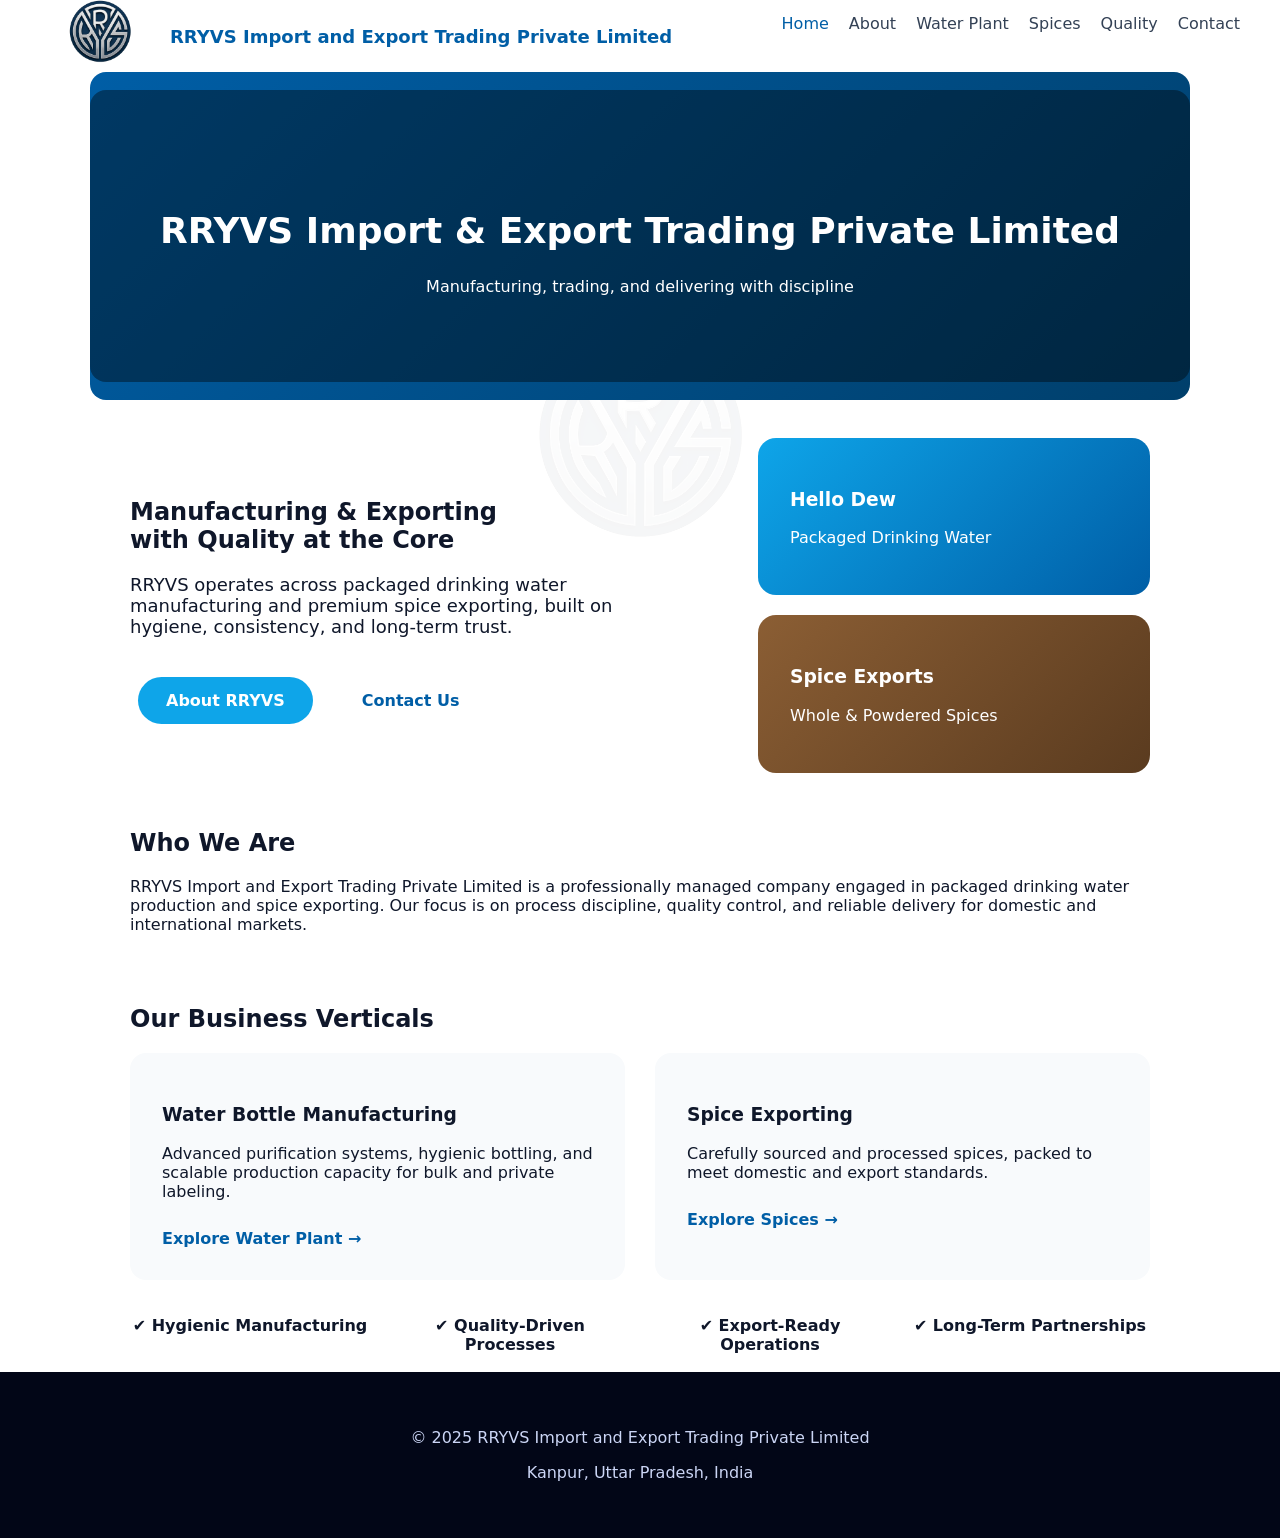
<file: index.html>
<!DOCTYPE html>
<html lang="en">
<head>
    <meta charset="UTF-8">
    <title>RRYVS Import and Export Trading Private Limited</title>
    <meta name="viewport" content="width=device-width, initial-scale=1.0">
    <link rel="stylesheet" href="style.css">
</head>
<body>

<header id="header">
    <a href="index.html" class="logo">
        <img src="logo.png" alt="RRYVS Logo">
        <span>RRYVS Import and Export Trading Private Limited</span>
    </a>

    <!-- Hamburger -->
    <button class="menu-toggle" aria-label="Open menu">
        ☰
    </button>

    <!-- Navigation -->
    <nav class="nav-menu">
        <a href="index.html">Home</a>
        <a href="about.html">About</a>
        <a href="water.html">Water Plant</a>
        <a href="spices.html">Spices</a>
        <a href="quality.html">Quality</a>
        <a href="contact.html">Contact</a>
    </nav>
</header>


<main class="home">

    <!-- HOME PAGE COVER (CONSISTENT WITH OTHERS) -->
    <section class="page-cover reveal home-header">
        <div class="page-cover-text">
            <h1>RRYVS Import & Export Trading Private Limited</h1>
            <p>Manufacturing, trading, and delivering with discipline</p>
        </div>
    </section>

    <!-- HERO SPLIT (HOME-SPECIFIC CONTENT) -->
    <section class="home-hero reveal">
        <div class="home-hero-text">
            <h2>Manufacturing & Exporting<br>with Quality at the Core</h2>
            <p>
                RRYVS operates across packaged drinking water manufacturing and
                premium spice exporting, built on hygiene, consistency,
                and long-term trust.
            </p>

            <div class="buttons">
                <a href="about.html" class="btn primary">About RRYVS</a>
                <a href="contact.html" class="btn">Contact Us</a>
            </div>
        </div>

        <div class="home-hero-visual">
            <div class="visual-box water">
                <h3>Hello Dew</h3>
                <p>Packaged Drinking Water</p>
            </div>
            <div class="visual-box spices">
                <h3>Spice Exports</h3>
                <p>Whole & Powdered Spices</p>
            </div>
        </div>
    </section>

    <!-- WHO WE ARE -->
    <section class="reveal">
        <h2>Who We Are</h2>
        <p>
            RRYVS Import and Export Trading Private Limited is a professionally
            managed company engaged in packaged drinking water production and
            spice exporting. Our focus is on process discipline, quality control,
            and reliable delivery for domestic and international markets.
        </p>
    </section>

    <!-- BUSINESS VERTICALS -->
    <section class="reveal">
        <h2>Our Business Verticals</h2>

        <div class="grid">
            <a href="water.html" class="card vertical-card">
                <h3>Water Bottle Manufacturing</h3>
                <p>
                    Advanced purification systems, hygienic bottling,
                    and scalable production capacity for bulk and private labeling.
                </p>
                <span>Explore Water Plant →</span>
            </a>

            <a href="spices.html" class="card vertical-card">
                <h3>Spice Exporting</h3>
                <p>
                    Carefully sourced and processed spices,
                    packed to meet domestic and export standards.
                </p>
                <span>Explore Spices →</span>
            </a>
        </div>
    </section>

    <!-- TRUST STRIP -->
    <section class="trust-strip reveal">
        <div>✔ Hygienic Manufacturing</div>
        <div>✔ Quality-Driven Processes</div>
        <div>✔ Export-Ready Operations</div>
        <div>✔ Long-Term Partnerships</div>
    </section>

</main>

<footer class="site-footer">
    <div class="footer-content">
        <p>© 2025 RRYVS Import and Export Trading Private Limited</p>
        <p>Kanpur, Uttar Pradesh, India</p>
    </div>
</footer>


<script src="script.js"></script>
</body>
</html>
</file>
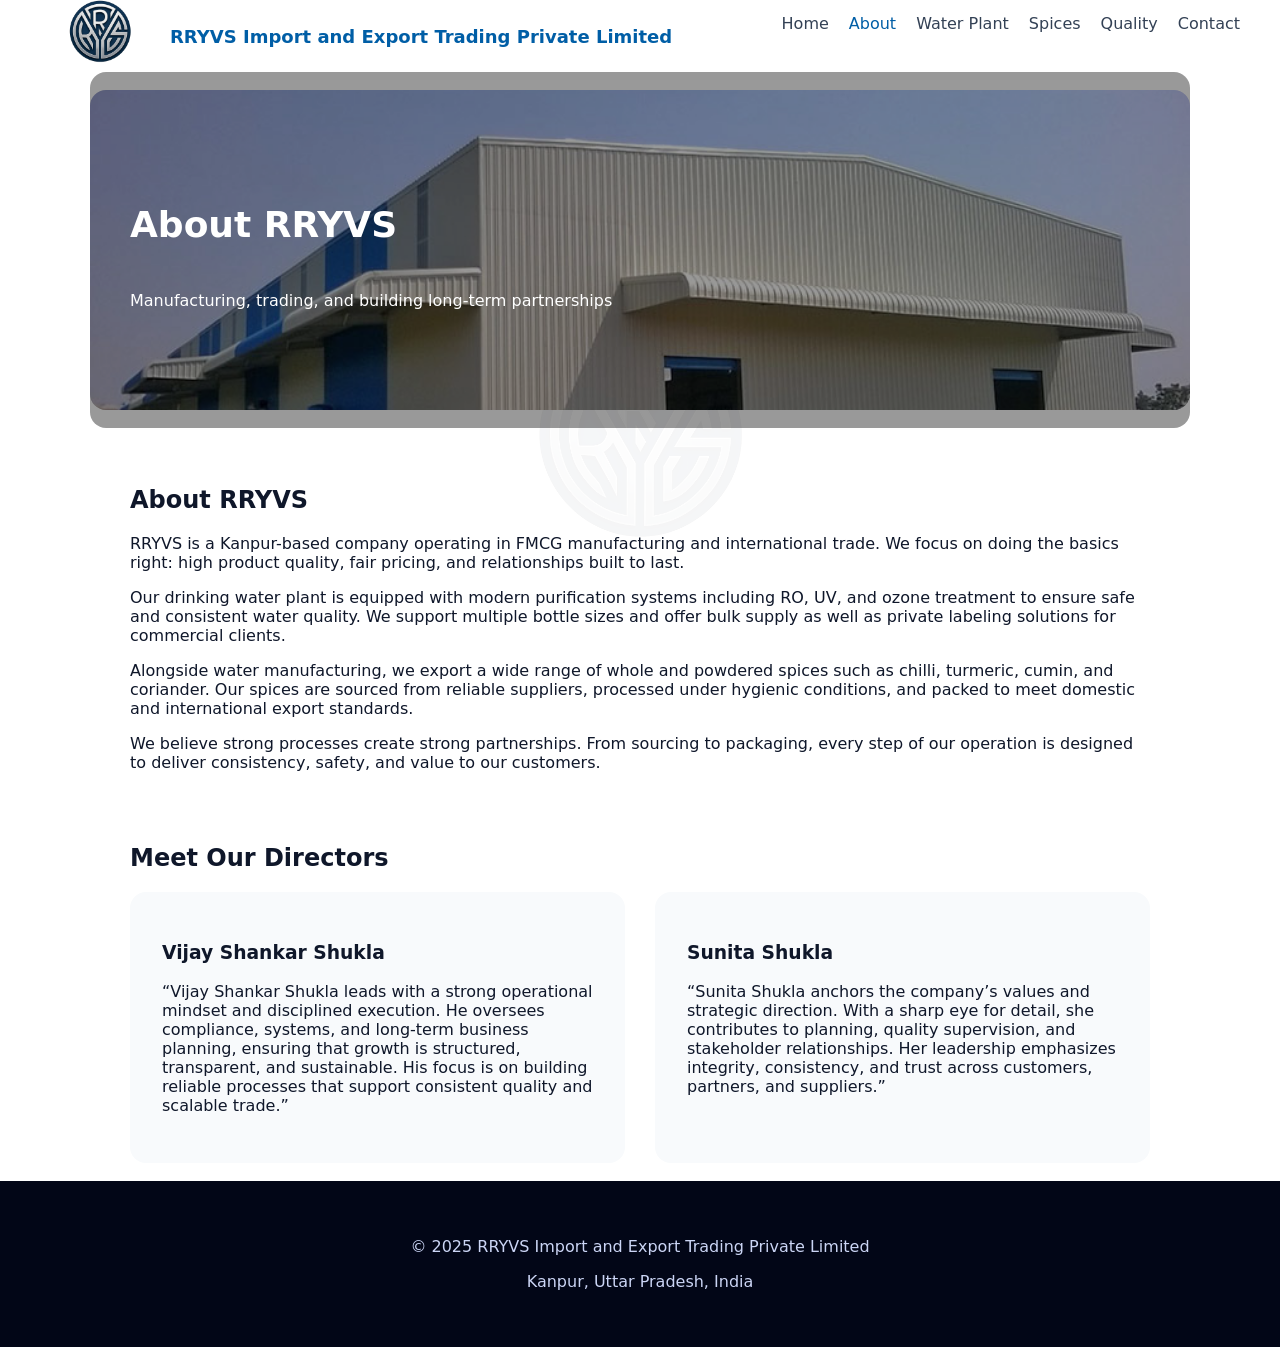
<file: about.html>
<!DOCTYPE html>
<html lang="en">
<head>
    <meta charset="UTF-8">
    <title>About Us</title>
    <meta name="viewport" content="width=device-width, initial-scale=1.0">
    <link rel="stylesheet" href="style.css">
</head>
<body>

<header id="header">
    <a href="index.html" class="logo">
        <img src="logo.png" alt="RRYVS Logo">
        <span>RRYVS Import and Export Trading Private Limited</span>
    </a>

    <!-- Hamburger -->
    <button class="menu-toggle" aria-label="Open menu">
        ☰
    </button>

    <!-- Navigation -->
    <nav class="nav-menu">
        <a href="index.html">Home</a>
        <a href="about.html">About</a>
        <a href="water.html">Water Plant</a>
        <a href="spices.html">Spices</a>
        <a href="quality.html">Quality</a>
        <a href="contact.html">Contact</a>
    </nav>
</header>


<main class="about">

    <section class="page-cover reveal">
        <img src="cover.jpg" alt="About RRYVS Import and Export">
        <div class="page-cover-text">
            <h1>About RRYVS</h1>
            <p>Manufacturing, trading, and building long-term partnerships</p>
        </div>
    </section>


    <!-- ABOUT COMPANY -->
<section class="reveal">
    <h2>About RRYVS</h2>

    <p>
        RRYVS is a Kanpur-based company operating in FMCG manufacturing and international trade. We focus on doing the basics right: high product quality, fair pricing, and relationships built to last.

    </p>

    <p>
        Our drinking water plant is equipped with modern purification systems
        including RO, UV, and ozone treatment to ensure safe and consistent
        water quality. We support multiple bottle sizes and offer bulk supply
        as well as private labeling solutions for commercial clients.
    </p>

    <p>
        Alongside water manufacturing, we export a wide range of whole and
        powdered spices such as chilli, turmeric, cumin, and coriander.
        Our spices are sourced from reliable suppliers, processed under
        hygienic conditions, and packed to meet domestic and international
        export standards.
    </p>

    <p>
        We believe strong processes create strong partnerships. From sourcing
        to packaging, every step of our operation is designed to deliver
        consistency, safety, and value to our customers.
    </p>
</section>

<!-- MEET OUR DIRECTORS -->
<section class="reveal">
    <h2>Meet Our Directors</h2>

    <div class="grid">
        <!-- Director 1 -->
        <div class="card">
            <h3>Vijay Shankar Shukla</h3>
            <p>
                “Vijay Shankar Shukla leads with a strong operational mindset and disciplined execution. He oversees compliance, systems, and long-term business planning, ensuring that growth is structured, transparent, and sustainable. His focus is on building reliable processes that support consistent quality and scalable trade.”
            </p>
        </div>

        <!-- Director 2 -->
        <div class="card">
            <h3>Sunita Shukla</h3>
            <p>
                “Sunita Shukla anchors the company’s values and strategic direction. With a sharp eye for detail, she contributes to planning, quality supervision, and stakeholder relationships. Her leadership emphasizes integrity, consistency, and trust across customers, partners, and suppliers.”
            </p>
        </div>
    </div>
</section>
</main>

<footer class="site-footer">
    <div class="footer-content">
        <p>© 2025 RRYVS Import and Export Trading Private Limited</p>
        <p>Kanpur, Uttar Pradesh, India</p>
    </div>
</footer>


<script src="script.js"></script>
</body>
</html>
</file>
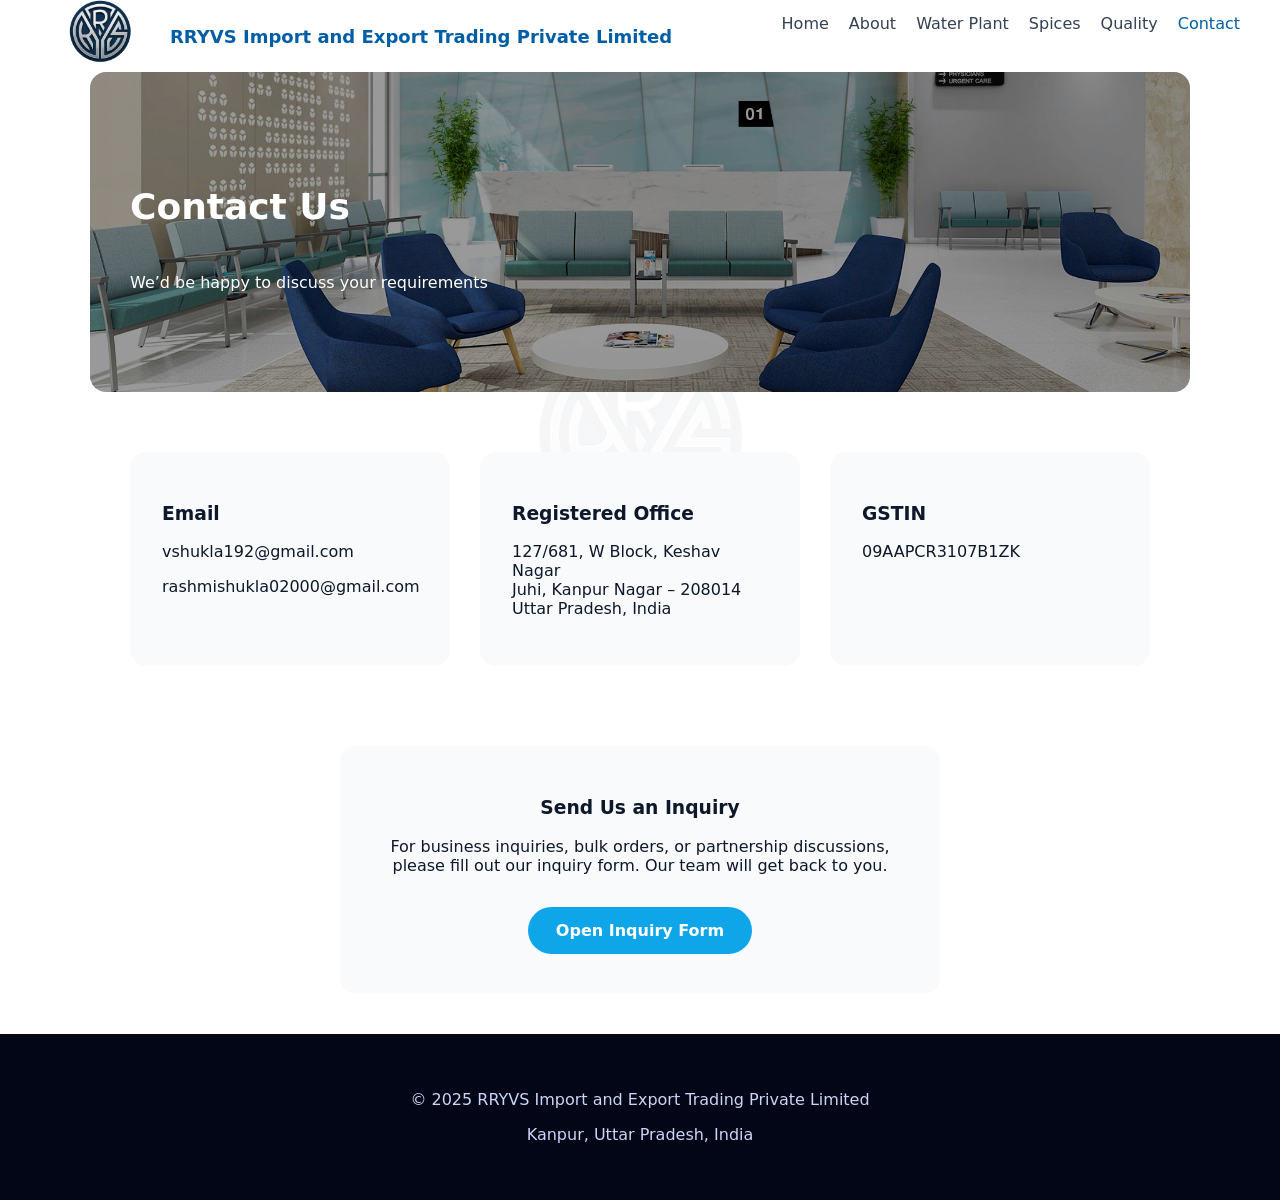
<file: contact.html>
<!DOCTYPE html>
<html lang="en">
<head>
    <meta charset="UTF-8">
    <title>Contact Us</title>
    <meta name="viewport" content="width=device-width, initial-scale=1.0">
    <link rel="stylesheet" href="style.css">
</head>
<body>

<header id="header">
    <a href="index.html" class="logo">
        <img src="logo.png" alt="RRYVS Logo">
        <span>RRYVS Import and Export Trading Private Limited</span>
    </a>

    <!-- Hamburger -->
    <button class="menu-toggle" aria-label="Open menu">
        ☰
    </button>

    <!-- Navigation -->
    <nav class="nav-menu">
        <a href="index.html">Home</a>
        <a href="about.html">About</a>
        <a href="water.html">Water Plant</a>
        <a href="spices.html">Spices</a>
        <a href="quality.html">Quality</a>
        <a href="contact.html">Contact</a>
    </nav>
</header>

<main>

    <section class="page-cover reveal">
        <img src="contact-cover.jpg" alt="Contact RRYVS">
        <div class="page-cover-text">
            <h1>Contact Us</h1>
            <p>We’d be happy to discuss your requirements</p>
        </div>
    </section>


    <section class="reveal">
        <div class="grid">
            <div class="card">
                <h3>Email</h3>
                <p>vshukla192@gmail.com</p>
                <p>rashmishukla02000@gmail.com</p>
            </div>

            <div class="card">
                <h3>Registered Office</h3>
                <p>
                    127/681, W Block, Keshav Nagar<br>
                    Juhi, Kanpur Nagar – 208014<br>
                    Uttar Pradesh, India
                </p>
            </div>

            <div class="card">
                <h3>GSTIN</h3>
                <p>09AAPCR3107B1ZK</p>
            </div>
        </div>
    </section>
    <section class="reveal">
        <div class="card contact-form-card">
            <h3>Send Us an Inquiry</h3>
            <p>
                For business inquiries, bulk orders, or partnership discussions,
                please fill out our inquiry form. Our team will get back to you.
            </p>

            <a
                    href="https://forms.gle/nuB4zPAu1hMeVjBY9"
                    target="_blank"
                    rel="noopener"
                    class="btn primary"
                    title="Go to Google Form"
            >
                Open Inquiry Form
            </a>
        </div>
    </section>


</main>
<footer class="site-footer">
    <div class="footer-content">
        <p>© 2025 RRYVS Import and Export Trading Private Limited</p>
        <p>Kanpur, Uttar Pradesh, India</p>
    </div>
</footer>

<script src="script.js"></script>
</body>
</html>
</file>
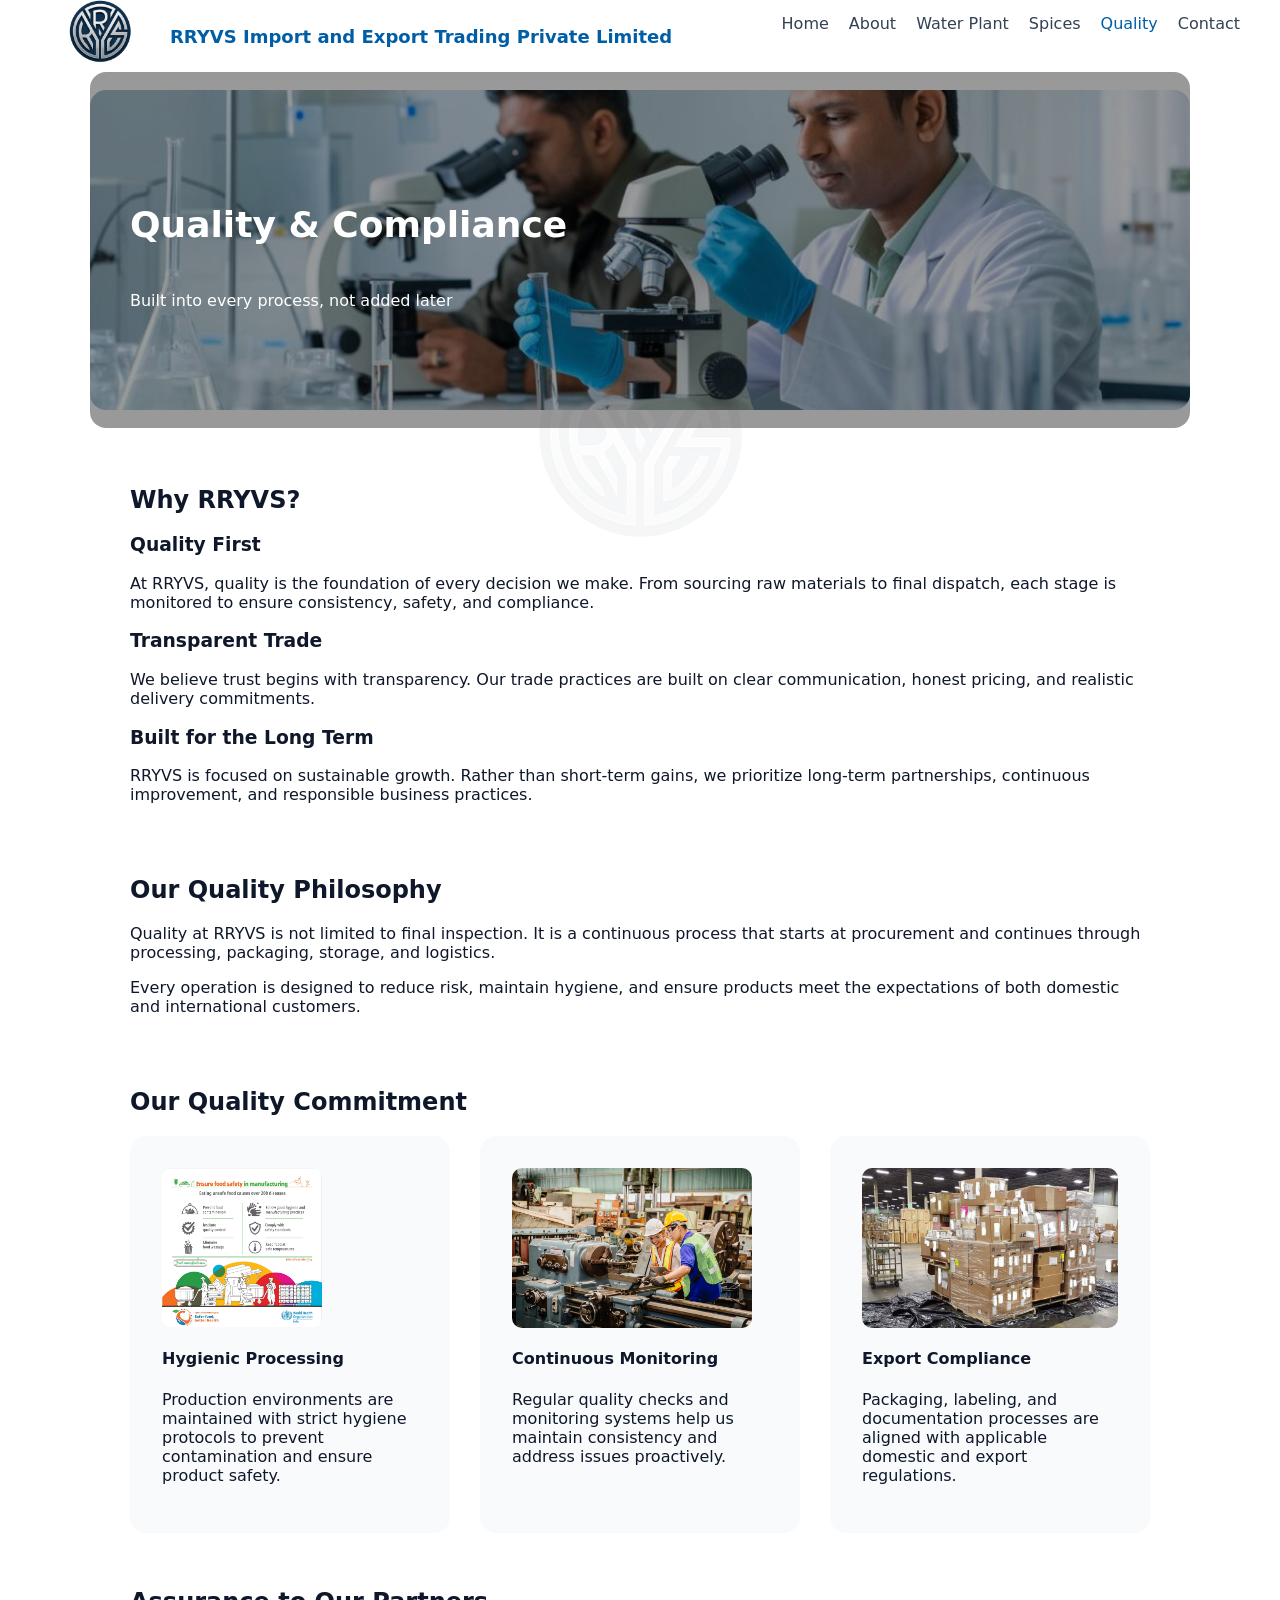
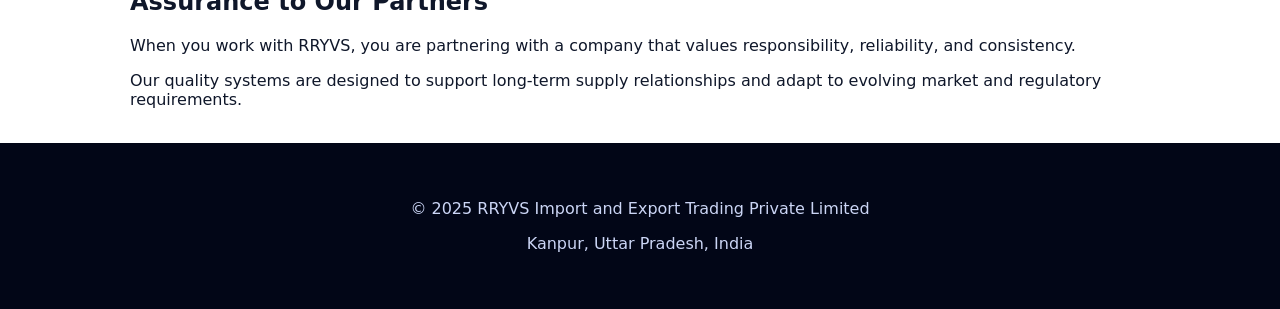
<file: quality.html>
<!DOCTYPE html>
<html lang="en">
<head>
    <meta charset="UTF-8">
    <title>Quality Standards</title>
    <meta name="viewport" content="width=device-width, initial-scale=1.0">
    <link rel="stylesheet" href="style.css">
</head>
<body>

<header id="header">
    <a href="index.html" class="logo">
        <img src="logo.png" alt="RRYVS Logo">
        <span>RRYVS Import and Export Trading Private Limited</span>
    </a>

    <!-- Hamburger -->
    <button class="menu-toggle" aria-label="Open menu">
        ☰
    </button>

    <!-- Navigation -->
    <nav class="nav-menu">
        <a href="index.html">Home</a>
        <a href="about.html">About</a>
        <a href="water.html">Water Plant</a>
        <a href="spices.html">Spices</a>
        <a href="quality.html">Quality</a>
        <a href="contact.html">Contact</a>
    </nav>
</header>


<main class="quality">

    <!-- COVER IMAGE -->
    <section class="page-cover reveal">
        <img src="quality-cover.jpg" alt="Quality and Hygiene Standards">
        <div class="page-cover-text">
            <h1>Quality & Compliance</h1>
            <p>Built into every process, not added later</p>
        </div>
    </section>

    <!-- WHY RRYVS -->
    <section class="reveal">
        <h2>Why RRYVS?</h2>

        <h3>Quality First</h3>
        <p>
            At RRYVS, quality is the foundation of every decision we make.
            From sourcing raw materials to final dispatch, each stage is
            monitored to ensure consistency, safety, and compliance.
        </p>

        <h3>Transparent Trade</h3>
        <p>
            We believe trust begins with transparency. Our trade practices
            are built on clear communication, honest pricing, and realistic
            delivery commitments.
        </p>

        <h3>Built for the Long Term</h3>
        <p>
            RRYVS is focused on sustainable growth. Rather than short-term
            gains, we prioritize long-term partnerships, continuous improvement,
            and responsible business practices.
        </p>
    </section>

    <!-- QUALITY PHILOSOPHY -->
    <section class="reveal">
        <h2>Our Quality Philosophy</h2>
        <p>
            Quality at RRYVS is not limited to final inspection. It is a
            continuous process that starts at procurement and continues
            through processing, packaging, storage, and logistics.
        </p>

        <p>
            Every operation is designed to reduce risk, maintain hygiene,
            and ensure products meet the expectations of both domestic
            and international customers.
        </p>
    </section>

    <!-- QUALITY GRID -->
    <section class="reveal">
        <h2>Our Quality Commitment</h2>

        <div class="grid quality-grid">
            <div class="card">
                <img src="quality-1.jpg" alt="Hygienic Processing">
                <h4>Hygienic Processing</h4>
                <p>
                    Production environments are maintained with strict hygiene
                    protocols to prevent contamination and ensure product safety.
                </p>
            </div>

            <div class="card">
                <img src="quality-2.jpg" alt="Quality Monitoring">
                <h4>Continuous Monitoring</h4>
                <p>
                    Regular quality checks and monitoring systems help us
                    maintain consistency and address issues proactively.
                </p>
            </div>

            <div class="card">
                <img src="quality-33.jpg" alt="Export Compliance">
                <h4>Export Compliance</h4>
                <p>
                    Packaging, labeling, and documentation processes are
                    aligned with applicable domestic and export regulations.
                </p>
            </div>
        </div>
    </section>

    <!-- ASSURANCE SECTION -->
    <section class="reveal">
        <h2>Assurance to Our Partners</h2>
        <p>
            When you work with RRYVS, you are partnering with a company
            that values responsibility, reliability, and consistency.
        </p>

        <p>
            Our quality systems are designed to support long-term supply
            relationships and adapt to evolving market and regulatory
            requirements.
        </p>
    </section>

</main>


<footer class="site-footer">
    <div class="footer-content">
        <p>© 2025 RRYVS Import and Export Trading Private Limited</p>
        <p>Kanpur, Uttar Pradesh, India</p>
    </div>
</footer>

<script src="script.js"></script>
</body>
</html>
</file>
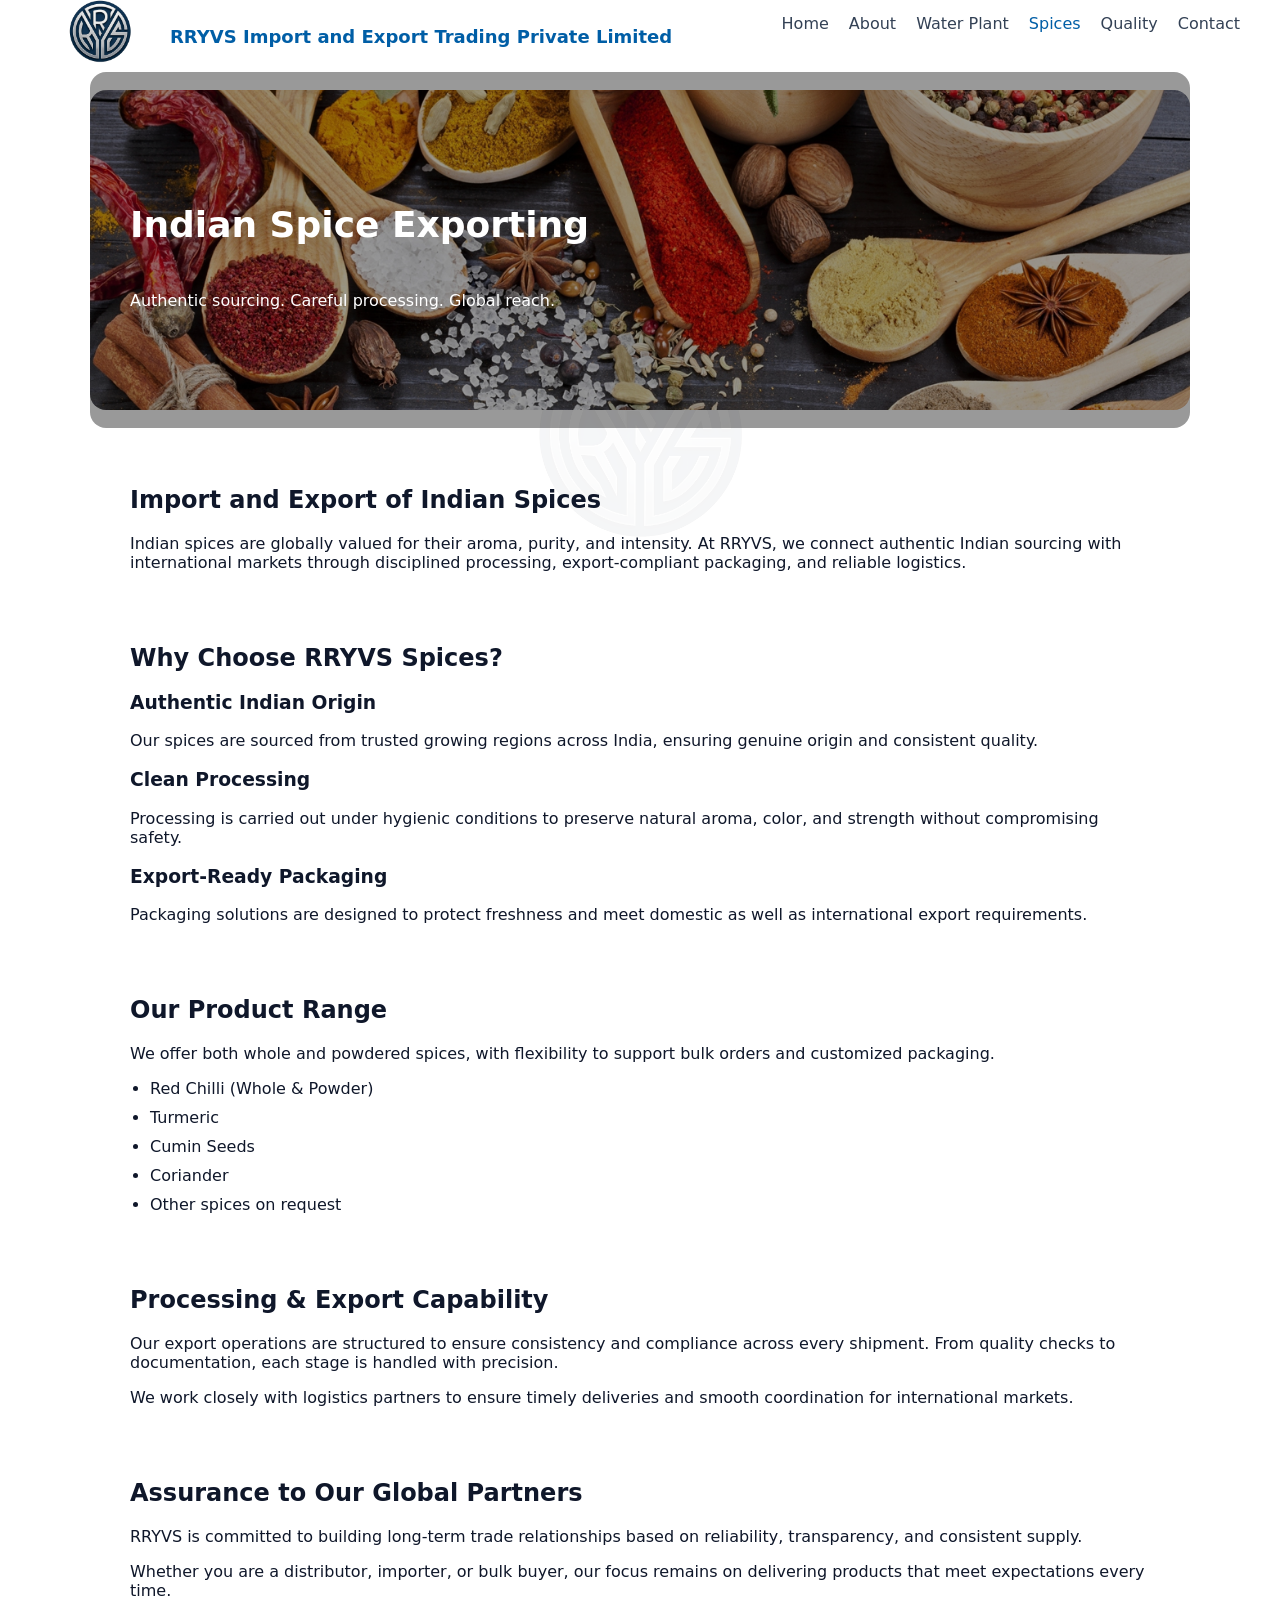
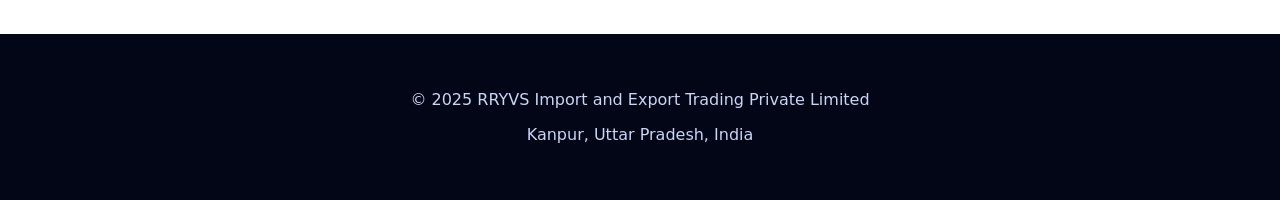
<file: spices.html>
<!DOCTYPE html>
<html lang="en">
<head>
    <meta charset="UTF-8">
    <title>Spice Exporting</title>
    <meta name="viewport" content="width=device-width, initial-scale=1.0">
    <link rel="stylesheet" href="style.css">
</head>
<body>

<header id="header">
    <a href="index.html" class="logo">
        <img src="logo.png" alt="RRYVS Logo">
        <span>RRYVS Import and Export Trading Private Limited</span>
    </a>

    <!-- Hamburger -->
    <button class="menu-toggle" aria-label="Open menu">
        ☰
    </button>

    <!-- Navigation -->
    <nav class="nav-menu">
        <a href="index.html">Home</a>
        <a href="about.html">About</a>
        <a href="water.html">Water Plant</a>
        <a href="spices.html">Spices</a>
        <a href="quality.html">Quality</a>
        <a href="contact.html">Contact</a>
    </nav>
</header>


<main class="spices">

    <!-- COVER IMAGE -->
    <section class="page-cover reveal">
        <img src="spices.jpg" alt="Indian Spices Export">
        <div class="page-cover-text">
            <h1>Indian Spice Exporting</h1>
            <p>Authentic sourcing. Careful processing. Global reach.</p>
        </div>
    </section>

    <!-- INTRO -->
    <section class="reveal">
        <h2>Import and Export of Indian Spices</h2>
        <p>
            Indian spices are globally valued for their aroma, purity,
            and intensity. At RRYVS, we connect authentic Indian sourcing
            with international markets through disciplined processing,
            export-compliant packaging, and reliable logistics.
        </p>
    </section>

    <!-- WHY OUR SPICES -->
    <section class="reveal">
        <h2>Why Choose RRYVS Spices?</h2>

        <h3>Authentic Indian Origin</h3>
        <p>
            Our spices are sourced from trusted growing regions across India,
            ensuring genuine origin and consistent quality.
        </p>

        <h3>Clean Processing</h3>
        <p>
            Processing is carried out under hygienic conditions to preserve
            natural aroma, color, and strength without compromising safety.
        </p>

        <h3>Export-Ready Packaging</h3>
        <p>
            Packaging solutions are designed to protect freshness and meet
            domestic as well as international export requirements.
        </p>
    </section>

    <!-- PRODUCT RANGE -->
    <section class="reveal">
        <h2>Our Product Range</h2>
        <p>
            We offer both whole and powdered spices, with flexibility to
            support bulk orders and customized packaging.
        </p>

        <ul>
            <li>Red Chilli (Whole & Powder)</li>
            <li>Turmeric</li>
            <li>Cumin Seeds</li>
            <li>Coriander</li>
            <li>Other spices on request</li>
        </ul>
    </section>

    <!-- PROCESS & LOGISTICS -->
    <section class="reveal">
        <h2>Processing & Export Capability</h2>
        <p>
            Our export operations are structured to ensure consistency
            and compliance across every shipment. From quality checks
            to documentation, each stage is handled with precision.
        </p>

        <p>
            We work closely with logistics partners to ensure timely
            deliveries and smooth coordination for international markets.
        </p>
    </section>

    <!-- PARTNER ASSURANCE -->
    <section class="reveal">
        <h2>Assurance to Our Global Partners</h2>
        <p>
            RRYVS is committed to building long-term trade relationships
            based on reliability, transparency, and consistent supply.
        </p>

        <p>
            Whether you are a distributor, importer, or bulk buyer,
            our focus remains on delivering products that meet expectations
            every time.
        </p>
    </section>

</main>


<footer class="site-footer">
    <div class="footer-content">
        <p>© 2025 RRYVS Import and Export Trading Private Limited</p>
        <p>Kanpur, Uttar Pradesh, India</p>
    </div>
</footer>

<script src="script.js"></script>
</body>
</html>
</file>
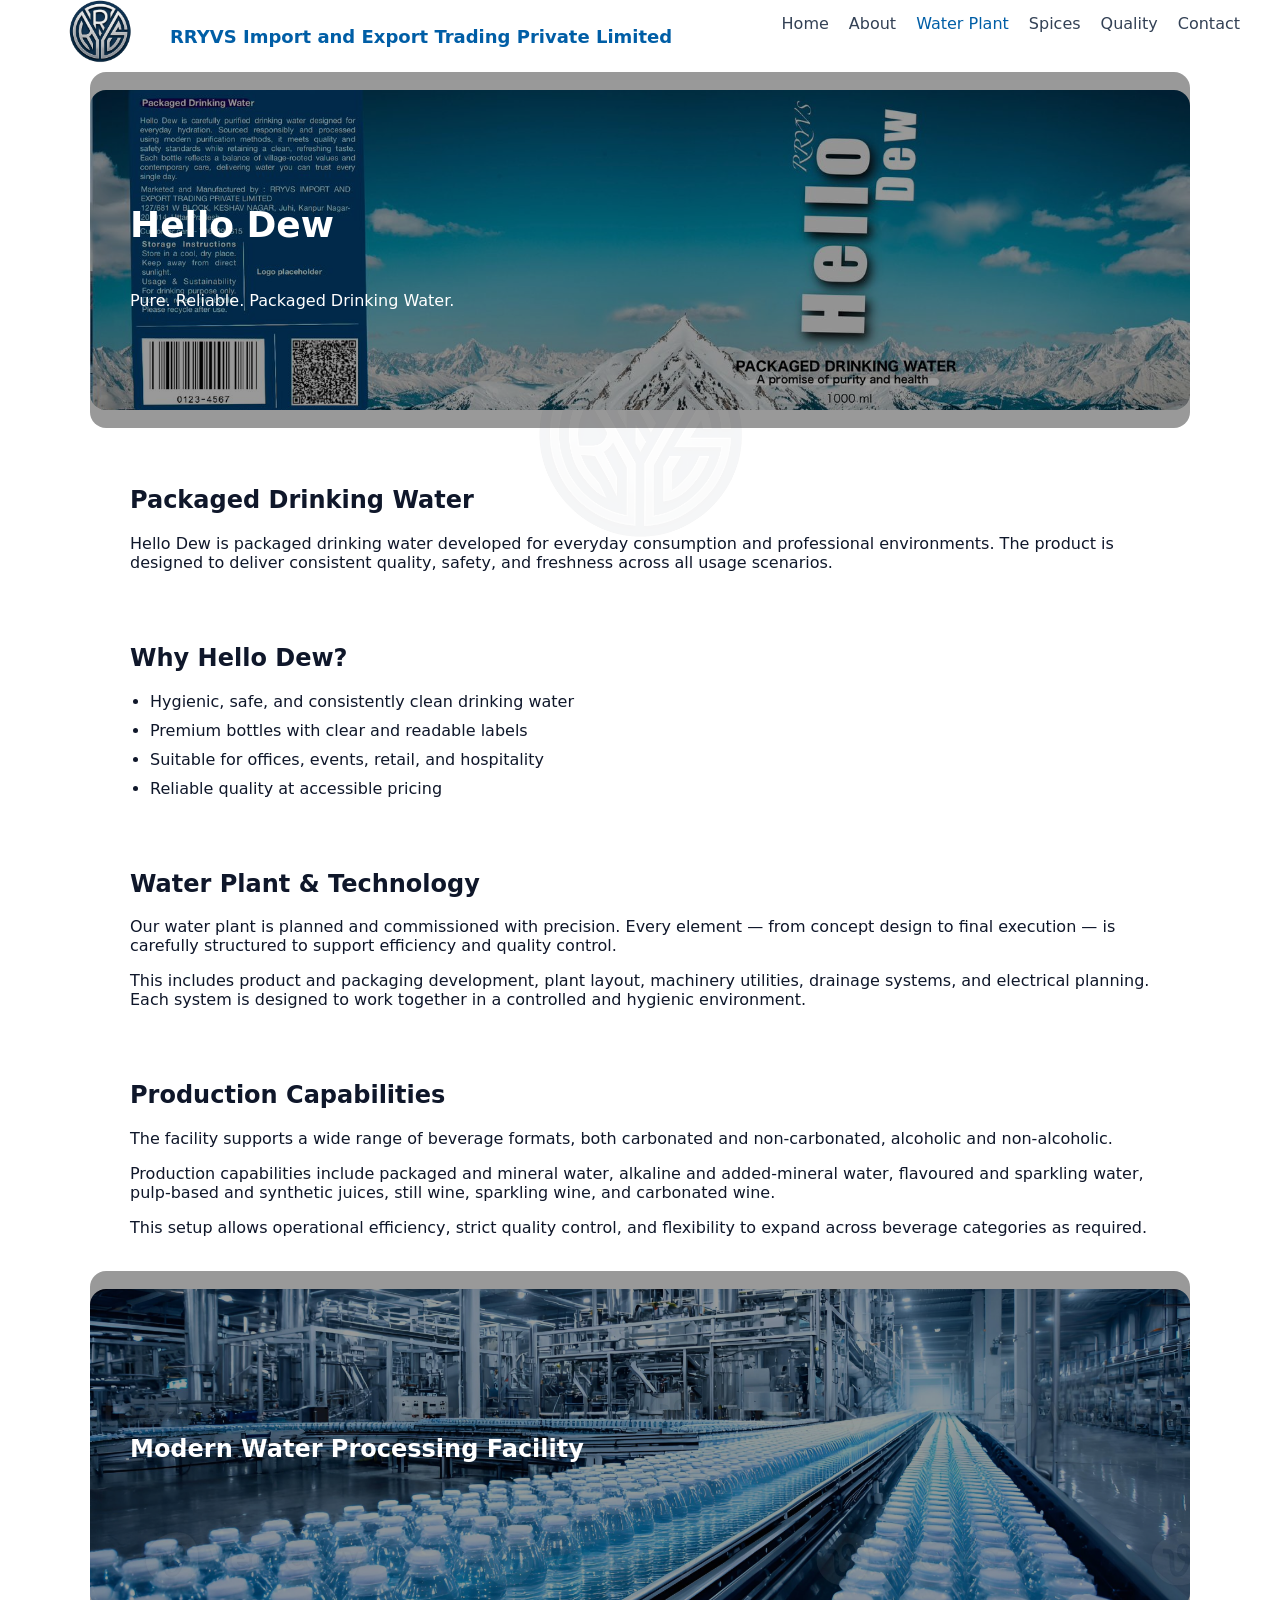
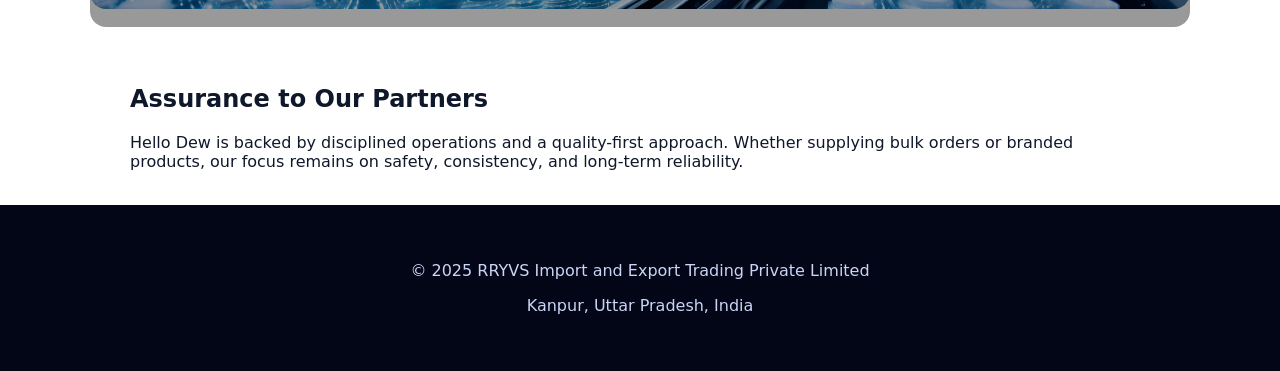
<file: water.html>
<!DOCTYPE html>
<html lang="en">
<head>
    <meta charset="UTF-8">
    <title>Hello Dew – Packaged Drinking Water</title>
    <meta name="viewport" content="width=device-width, initial-scale=1.0">
    <link rel="stylesheet" href="style.css">
</head>
<body>

<header id="header">
    <a href="index.html" class="logo">
        <img src="logo.png" alt="RRYVS Logo">
        <span>RRYVS Import and Export Trading Private Limited</span>
    </a>

    <!-- Hamburger -->
    <button class="menu-toggle" aria-label="Open menu">
        ☰
    </button>

    <!-- Navigation -->
    <nav class="nav-menu">
        <a href="index.html">Home</a>
        <a href="about.html">About</a>
        <a href="water.html">Water Plant</a>
        <a href="spices.html">Spices</a>
        <a href="quality.html">Quality</a>
        <a href="contact.html">Contact</a>
    </nav>
</header>


<main class="water">

    <!-- COVER IMAGE -->
    <section class="page-cover reveal">
        <img src="water_bottle_cover.jpeg" alt="Hello Dew Packaged Drinking Water">
        <div class="page-cover-text">
            <h1>Hello Dew</h1>
            <p>Pure. Reliable. Packaged Drinking Water.</p>
        </div>
    </section>

    <!-- INTRO -->
    <section class="reveal">
        <h2>Packaged Drinking Water</h2>
        <p>
            Hello Dew is packaged drinking water developed for everyday
            consumption and professional environments. The product is
            designed to deliver consistent quality, safety, and freshness
            across all usage scenarios.
        </p>
    </section>

    <!-- WHY HELLO DEW -->
    <section class="reveal">
        <h2>Why Hello Dew?</h2>

        <ul>
            <li>Hygienic, safe, and consistently clean drinking water</li>
            <li>Premium bottles with clear and readable labels</li>
            <li>Suitable for offices, events, retail, and hospitality</li>
            <li>Reliable quality at accessible pricing</li>
        </ul>
    </section>

    <!-- WATER PLANT & TECHNOLOGY -->
    <section class="reveal">
        <h2>Water Plant & Technology</h2>
        <p>
            Our water plant is planned and commissioned with precision.
            Every element — from concept design to final execution — is
            carefully structured to support efficiency and quality control.
        </p>

        <p>
            This includes product and packaging development, plant layout,
            machinery utilities, drainage systems, and electrical planning.
            Each system is designed to work together in a controlled and
            hygienic environment.
        </p>
    </section>

    <!-- PRODUCTION CAPABILITIES -->
    <section class="reveal">
        <h2>Production Capabilities</h2>
        <p>
            The facility supports a wide range of beverage formats, both
            carbonated and non-carbonated, alcoholic and non-alcoholic.
        </p>

        <p>
            Production capabilities include packaged and mineral water,
            alkaline and added-mineral water, flavoured and sparkling water,
            pulp-based and synthetic juices, still wine, sparkling wine,
            and carbonated wine.
        </p>

        <p>
            This setup allows operational efficiency, strict quality control,
            and flexibility to expand across beverage categories as required.
        </p>
    </section>

    <!-- PLANT IMAGE -->
    <section class="page-cover reveal">
        <img src="plant.jpeg" alt="Hello Dew Water Plant Facility">
        <div class="page-cover-text">
            <h2>Modern Water Processing Facility</h2>
        </div>
    </section>

    <!-- ASSURANCE -->
    <section class="reveal">
        <h2>Assurance to Our Partners</h2>
        <p>
            Hello Dew is backed by disciplined operations and a quality-first
            approach. Whether supplying bulk orders or branded products,
            our focus remains on safety, consistency, and long-term reliability.
        </p>
    </section>

</main>

<footer class="site-footer">
    <div class="footer-content">
        <p>© 2025 RRYVS Import and Export Trading Private Limited</p>
        <p>Kanpur, Uttar Pradesh, India</p>
    </div>
</footer>


<script src="script.js"></script>
</body>
</html>
</file>
<file: style.css>
/* =========================
   ROOT VARIABLES
========================= */
:root {
  --primary: #005ea6;
  --secondary: #0ea5e9;
  --dark: #0f172a;
  --light: #f8fafc;
}

/* =========================
   GLOBAL RESET
========================= */
* {
  box-sizing: border-box;
}

html {
  height: 100%;
}

body {
  margin: 0;
  padding-top: 72px;              /* space for fixed header */
  min-height: 100vh;

  display: flex;
  flex-direction: column;

  justify-content: flex-start;    /* 🔒 prevent vertical centering */
  align-items: stretch;

  font-family: system-ui, -apple-system, BlinkMacSystemFont, sans-serif;
  color: var(--dark);
  background: white;
  position: relative;
}

/* Image safety */
img {
  max-width: 100%;
  height: auto;
  display: block;
}

/* =========================
   WATERMARK
========================= */
body::before {
  content: "";
  position: fixed;
  inset: 0;
  background-image: url("logo.png"); /* change path if needed */
  background-repeat: no-repeat;
  background-position: center;
  background-size: 400px;
  opacity: 0.04;
  pointer-events: none;
  z-index: 0;
}

/* =========================
   HEADER
========================= */
header {
  position: fixed;
  top: 0;
  left: 0;
  width: 100%;
  height: 72px;
  background: white;

  display: flex;
  justify-content: space-between;
  align-items: center;

  padding: 0 40px;
  z-index: 1000;
  transition: box-shadow 0.3s ease;
}

header.scrolled {
  box-shadow: 0 8px 24px rgba(0,0,0,0.08);
}

/* Logo */
.logo {
  display: flex;
  align-items: center;
  text-decoration: none;
}

.logo img {
  height: 80px;
  width: auto;
  object-fit: contain;
}

.logo span {
  margin-left: 10px;
  font-size: 18px;
  font-weight: 600;
  color: var(--primary);
}

/* Navigation */
nav a {
  margin-left: 20px;
  text-decoration: none;
  color: #334155;
  font-weight: 500;
}

nav a.active,
nav a:hover {
  color: var(--primary);
}

/* =========================
   MAIN LAYOUT
========================= */
main {
  flex: 1;              /* pushes footer down */
  display: block;
  position: relative;
  z-index: 1;
}

/* =========================
   SECTIONS
========================= */
section {
  padding: 40px;
  max-width: 1100px;
  margin: 0 auto;       /* horizontal centering ONLY */
}

/* =========================
   HERO SECTION
========================= */
.hero {
  padding: 120px 40px;
  background: linear-gradient(135deg, #005ea6, #003f6b);
  color: white;
}

.hero h2 {
  font-size: 44px;
  max-width: 700px;
}

.hero p {
  max-width: 600px;
  font-size: 18px;
}

/* =========================
   BUTTONS
========================= */
.buttons {
  margin-top: 32px;
}

.btn {
  display: inline-block;
  padding: 14px 28px;
  margin: 8px;
  border-radius: 30px;
  background: white;
  color: var(--primary);
  font-weight: 600;
  text-decoration: none;
  transition: transform 0.2s ease, box-shadow 0.2s ease;
}

.btn.primary {
  background: var(--secondary);
  color: white;
}

.btn:hover {
  transform: translateY(-2px);
  box-shadow: 0 12px 24px rgba(0,0,0,0.15);
}

/* =========================
   GRID / CARDS
========================= */
.grid {
  display: grid;
  grid-template-columns: repeat(auto-fit, minmax(280px, 1fr));
  gap: 30px;
}

.card {
  background: var(--light);
  padding: 32px;
  border-radius: 16px;
  transition: transform 0.25s ease;
}

.card:hover {
  transform: translateY(-6px);
}

/* =========================
   LISTS
========================= */
ul {
  padding-left: 20px;
}

li {
  margin-bottom: 10px;
}

/* =========================
   FOOTER
========================= */
footer {
  background: #020617;
  color: #cbd5f5;
  text-align: center;
  padding: 40px;
  position: relative;
  z-index: 1;
  margin-top: auto;     /* sticky footer behavior */
}

/* =========================
   SCROLL REVEAL ANIMATION
========================= */
.reveal {
  opacity: 0;
  transform: translateY(40px);
  transition: opacity 0.6s ease, transform 0.6s ease;
}

.reveal.visible {
  opacity: 1;
  transform: translateY(0);
}

/* =========================
   HOME PAGE STYLES
========================= */

.home-hero {
  display: grid;
  grid-template-columns: 1.2fr 0.8fr;
  gap: 40px;
  align-items: center;
}

.home-hero h1 {
  font-size: 42px;
  margin-bottom: 16px;
}

.home-hero-text p {
  max-width: 520px;
  font-size: 18px;
}

.home-hero-visual {
  display: grid;
  gap: 20px;
}

.visual-box {
  padding: 32px;
  border-radius: 18px;
  color: white;
}

.visual-box.water {
  background: linear-gradient(135deg, #0ea5e9, #005ea6);
}

.visual-box.spices {
  background: linear-gradient(135deg, #8b5e34, #5a3b1f);
}

.vertical-card {
  text-decoration: none;
  color: inherit;
}

.vertical-card span {
  display: inline-block;
  margin-top: 12px;
  color: var(--primary);
  font-weight: 600;
}

/* Trust strip */
.trust-strip {
  display: grid;
  grid-template-columns: repeat(auto-fit, minmax(220px, 1fr));
  gap: 20px;
  text-align: center;
  font-weight: 600;
}

/* =========================
   HOME PAGE SPACING TUNING
========================= */

/* Home page cover header */
.home-header {
  background: linear-gradient(135deg, var(--primary), #003f6b);
  border-radius: 16px;
}

.home-header .page-cover-text {
  position: static;
  padding: 90px 40px 70px;
  color: white;
  text-align: center;
}

.home-header h1 {
  font-size: 42px;
  margin-bottom: 10px;
}

.home section {
padding-top: 18px;
padding-bottom: 18px;
}


/* Page cover (Quality & Contact) */
.page-cover {
  position: relative;
  padding: 0;
  margin-bottom: 20px;
}

.page-cover img {
  width: 100%;
  height: 320px;
  object-fit: cover;
  border-radius: 16px;
}

.page-cover-text {
  position: absolute;
  inset: 0;
  background: rgba(0,0,0,0.4);
  color: white;
  display: flex;
  flex-direction: column;
  justify-content: center;
  padding: 40px;
  border-radius: 16px;
}

.page-cover-text h1 {
  font-size: 36px;
}

/* Quality grid images */
.quality-grid img {
  height: 160px;
  object-fit: cover;
  border-radius: 10px;
  margin-bottom: 12px;
}

.contact-form-card {
  text-align: center;
  max-width: 600px;
  margin: 0 auto;
}

.contact-form-card p {
  margin-bottom: 24px;
}

.quality section {
  padding-top: 18px;
  padding-bottom: 18px;
}

.spices section {
  padding-top: 18px;
  padding-bottom: 18px;
}


.water section {
 padding-top: 18px;
 padding-bottom: 18px;
}

.about section {
padding-top: 18px;
padding-bottom: 18px;
}

@media (max-width: 768px) {

  /* Header */
  header {
    padding: 0 16px;
  }

  .logo span {
    display: none; /* hide long company name */
  }

  nav {
    display: none; /* we’ll replace with menu later */
  }

  /* Sections */
  section {
    padding: 24px 16px;
  }

  /* Headings */
  h1 {
    font-size: 28px;
  }

  h2 {
    font-size: 24px;
  }

  /* Home hero */
  .home-hero {
    grid-template-columns: 1fr;
  }

  .home-hero-visual {
    grid-template-columns: 1fr;
  }

  /* Page cover */
  .page-cover img {
    height: 220px;
  }

  .page-cover-text {
    padding: 40px 16px;
  }

  /* Cards */
  .card {
    padding: 20px;
  }

  /* Buttons */
  .btn {
    padding: 12px 20px;
    width: 100%;
    text-align: center;
  }
}

@media (max-width: 1024px) {
  .home-hero {
    grid-template-columns: 1fr;
    gap: 24px;
  }
}

a, button {
  min-height: 44px; /* Apple guideline */
}

/* =========================
   MOBILE NAVIGATION
========================= */

.menu-toggle {
  display: none;
  font-size: 26px;
  background: none;
  border: none;
  cursor: pointer;
  color: var(--dark);
}

/* Desktop nav stays normal */
.nav-menu {
  display: flex;
}

/* Mobile styles */
@media (max-width: 768px) {

  body {
    font-size: 15px;
    line-height: 1.6;
  }

  h1 {
    font-size: 28px;
    line-height: 1.3;
  }

  h2 {
    font-size: 24px;
  }

  h3 {
    font-size: 20px;
  }

  p {
    font-size: 15px;
  }

  .logo span {
    display: none;
  }

  .menu-toggle {
    display: block;
  }

  .nav-menu {
    position: absolute;
    top: 72px;
    left: 0;
    width: 100%;
    background: white;
    flex-direction: column;
    display: none;
    padding: 16px 0;
    box-shadow: 0 12px 24px rgba(0,0,0,0.08);
  }

  .nav-menu a {
    padding: 14px 20px;
    margin: 0;
    border-bottom: 1px solid #eee;
  }

  .nav-menu.open {
    display: flex;
  }
}
</file>
